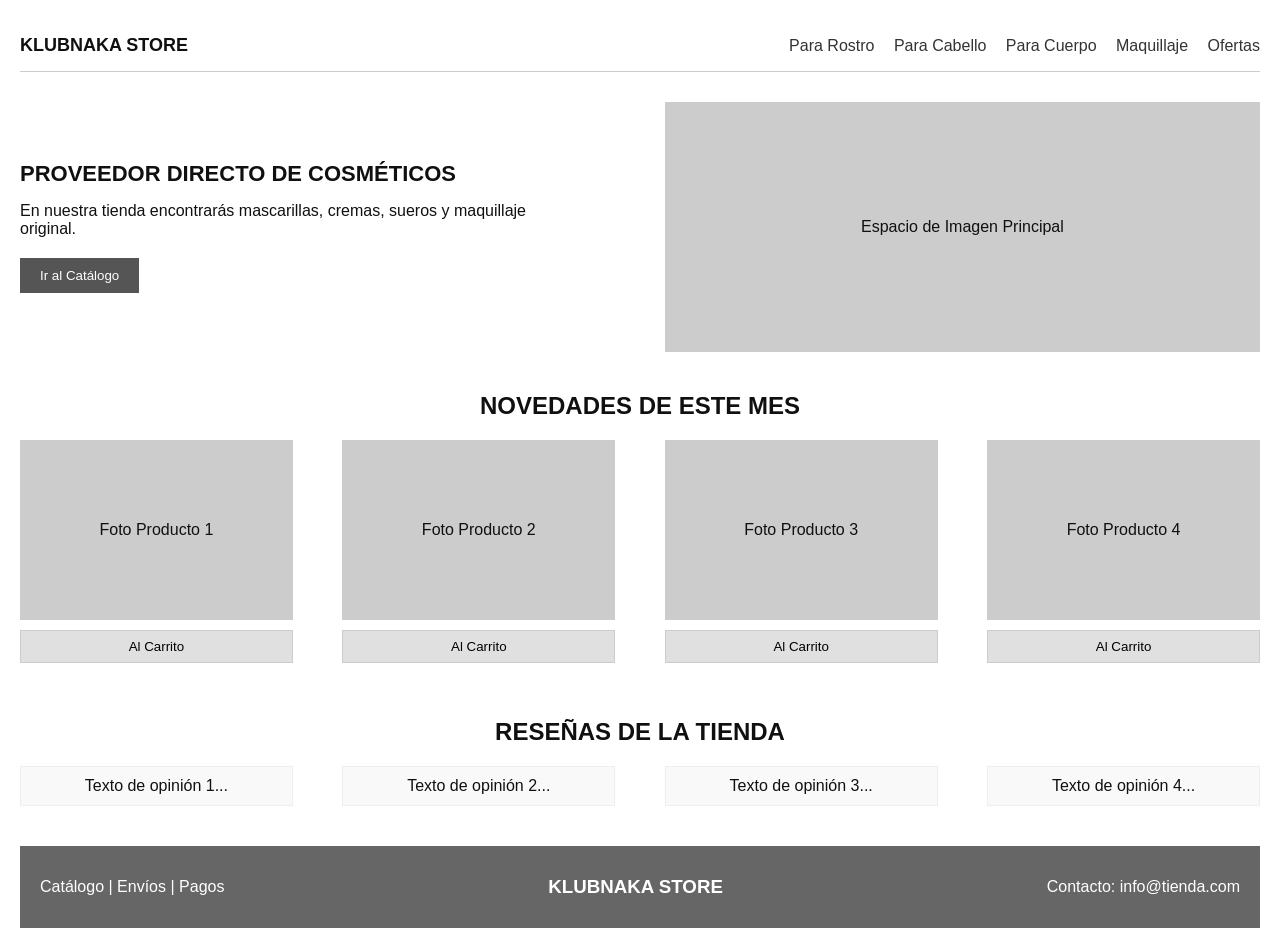
<file: index.html>
<!DOCTYPE html>
<html lang="es">
<head>
    <meta charset="UTF-8">
    <meta name="viewport" content="width=device-width, initial-scale=1.0">
    <title>Plantilla Tienda</title>
    <link rel="stylesheet" href="style.css">
</head>
<body>

    <!-- 1. ENCABEZADO -->
    <header>
        <div class="logo">KLUBNAKA STORE</div>
        <nav>
            <a href="#">Para Rostro</a>
            <a href="#">Para Cabello</a>
            <a href="#">Para Cuerpo</a>
            <a href="#">Maquillaje</a>
            <a href="#">Ofertas</a>
        </nav>
    </header>

    <!-- 2. BANNER PRINCIPAL (TEXTO A LA IZQUIERDA + IMAGEN A LA DERECHA) -->
    <section class="banner">
        <div class="texto-banner">
            <h1>PROVEEDOR DIRECTO DE COSMÉTICOS</h1>
            <p>En nuestra tienda encontrarás mascarillas, cremas, sueros y maquillaje original.</p>
            <button class="boton">Ir al Catálogo</button>
        </div>
        <div class="imagen-banner">
            <p>Espacio de Imagen Principal</p>
        </div>
    </section>

    <!-- 3. PRODUCTOS DESTACADOS (4 COLUMNAS) -->
    <section class="seccion-productos">
        <h2>NOVEDADES DE ESTE MES</h2>
        <div class="contenedor-productos">
            <div class="tarjeta-producto">
                <div class="caja-imagen">Foto Producto 1</div>
                <button class="boton-comprar">Al Carrito</button>
            </div>
            <div class="tarjeta-producto">
                <div class="caja-imagen">Foto Producto 2</div>
                <button class="boton-comprar">Al Carrito</button>
            </div>
            <div class="tarjeta-producto">
                <div class="caja-imagen">Foto Producto 3</div>
                <button class="boton-comprar">Al Carrito</button>
            </div>
            <div class="tarjeta-producto">
                <div class="caja-imagen">Foto Producto 4</div>
                <button class="boton-comprar">Al Carrito</button>
            </div>
        </div>
    </section>

    <!-- 4. OPINIONES DE LA TIENDA -->
    <section class="seccion-opiniones">
        <h2>RESEÑAS DE LA TIENDA</h2>
        <div class="contenedor-opiniones">
            <div class="opinion">Texto de opinión 1...</div>
            <div class="opinion">Texto de opinión 2...</div>
            <div class="opinion">Texto de opinión 3...</div>
            <div class="opinion">Texto de opinión 4...</div>
        </div>
    </section>

    <!-- 5. PIE DE PÁGINA (Datos generales de su página) -->
    <footer>
        <div class="columna-footer">
            <p>Catálogo | Envíos | Pagos</p>
        </div>
        <div class="columna-footer">
            <h3>KLUBNAKA STORE</h3>
        </div>
        <div class="columna-footer">
            <p>Contacto: info@tienda.com</p>
        </div>
    </footer>

</body>
</html>
</file>
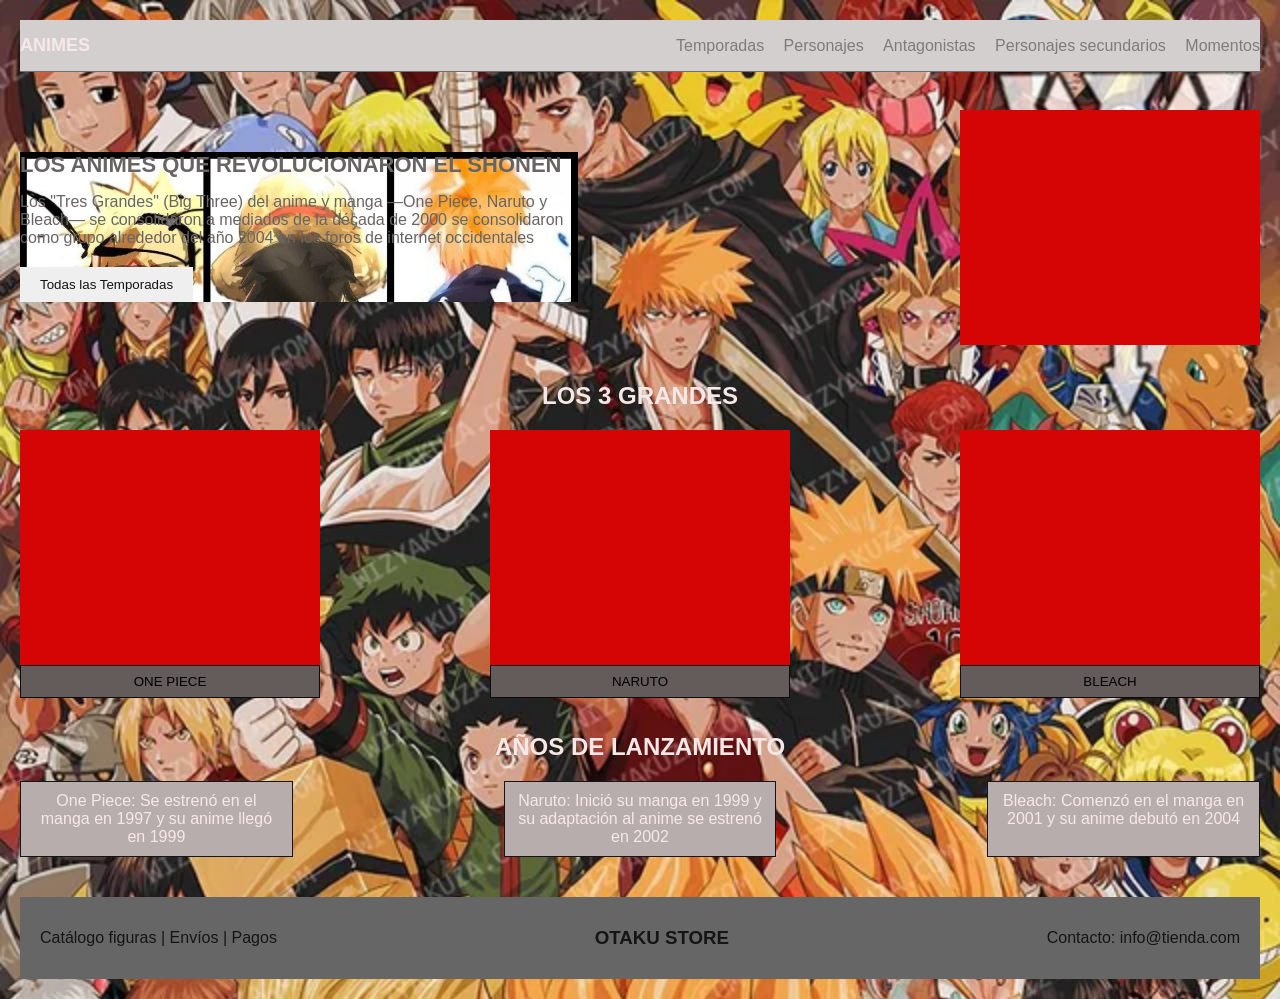
<file: web-design/index.html>
<!DOCTYPE html>
<html lang="es">

<head>
    <meta charset="UTF-8">
    <meta name="viewport" content="width=device-width, initial-scale=1.0">
    <title>Plantilla Tienda</title>
    <link rel="stylesheet" href="style.css">
</head>

<body>
    <!-- 1. ENCABEZADO -->
    <header>
        <div class="logo">ANIMES</div>
        <nav>
            <a href="#">Temporadas</a>
            <a href="#">Personajes</a>
            <a href="#">Antagonistas</a>
            <a href="#">Personajes secundarios</a>
            <a href="#">Momentos</a>
        </nav>
    </header>
    <!-- 2. BANNER PRINCIPAL (TEXTO A LA IZQUIERDA + IMAGEN A LA DERECHA) -->
    <section class="banner">
        <div class="texto-banner">
            <h1>LOS ANIMES QUE REVOLUCIONARON EL SHONEN</h1>
            <p>Los "Tres Grandes" (Big Three) del anime y manga —One Piece, Naruto y Bleach— se consolidaron a mediados de la década de 2000 se consolidaron como grupo alrededor del año 2004 en los foros de internet occidentales</p>
            <button class="boton">Todas las Temporadas</button>
        </div>
        <div class="imagen-banner">
            <iframe src="https://www.youtube.com/embed/jetjVTpkJw4" frameborder="0"></iframe>
        </div>
    </section>


    <!-- 3. PRODUCTOS DESTACADOS (4 COLUMNAS) -->
    <section class="seccion-productos">
        <h2>LOS 3 GRANDES</h2>
        <div class="contenedor-productos">
            <div class="tarjeta-producto">
                    <iframe src="https://www.youtube.com/embed/YFbno_aPm0w" frameborder="0"></iframe>
                    <button class="boton-comprar">ONE PIECE</button>
            </div>
            <div class="tarjeta-producto">
                <iframe src="https://www.youtube.com/embed/zVgKnfN9i34" frameborder="0"></iframe>
                <button class="boton-comprar">NARUTO</button>
            </div>
            <div class="tarjeta-producto">
                <iframe src="https://www.youtube.com/embed/tQT5IiPe348" frameborder="0"></iframe>
                <button class="boton-comprar">BLEACH</button>
            </div>

        </div>
    </section>

    <!-- 4. OPINIONES DE LA TIENDA -->
    <section class="seccion-opiniones">
        <h2>AÑOS DE LANZAMIENTO</h2>
        <div class="contenedor-opiniones">
            <div class="opinion">One Piece: Se estrenó en el manga en 1997 y su anime llegó en 1999</div>
            <div class="opinion">Naruto: Inició su manga en 1999 y su adaptación al anime se estrenó en 2002</div>
            <div class="opinion">Bleach: Comenzó en el manga en 2001 y su anime debutó en 2004</div>
        </div>
    </section>

    <!-- 5. PIE DE PÁGINA (Datos generales de su página) -->
    <footer>
        <div class="columna-footer">
            <p>Catálogo figuras | Envíos | Pagos</p>
        </div>
        <div class="columna-footer">
            <h3>OTAKU STORE</h3>
        </div>
        <div class="columna-footer">
            <p>Contacto: info@tienda.com</p>
        </div>
    </footer>

</body>

</html>
</file>
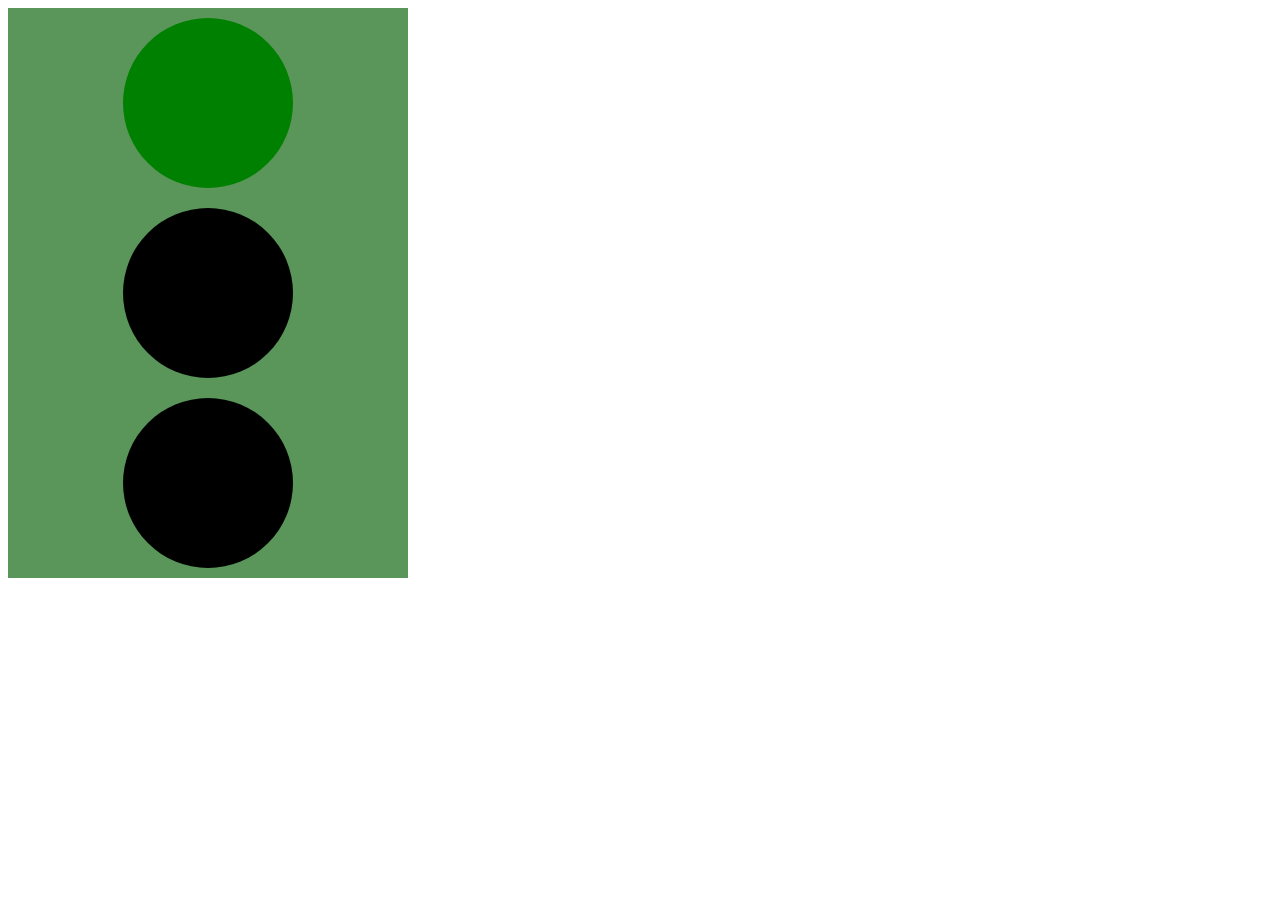
<file: semaforo.html>
<!DOCTYPE html>
<html lang="en">
<head>
    <meta charset="UTF-8">
    <meta name="viewport" content="width=device-width, initial-scale=1.0">
    <title>Document</title>
    <link rel="stylesheet" href="semaforo.css">
</head>
<body>
    <div id="cuadrado1">
        <div id="circulo1"></div>
        <div id="circulo2"></div>
        <div id="circulo3"></div>
    </div>
</body>
</html>
</file>
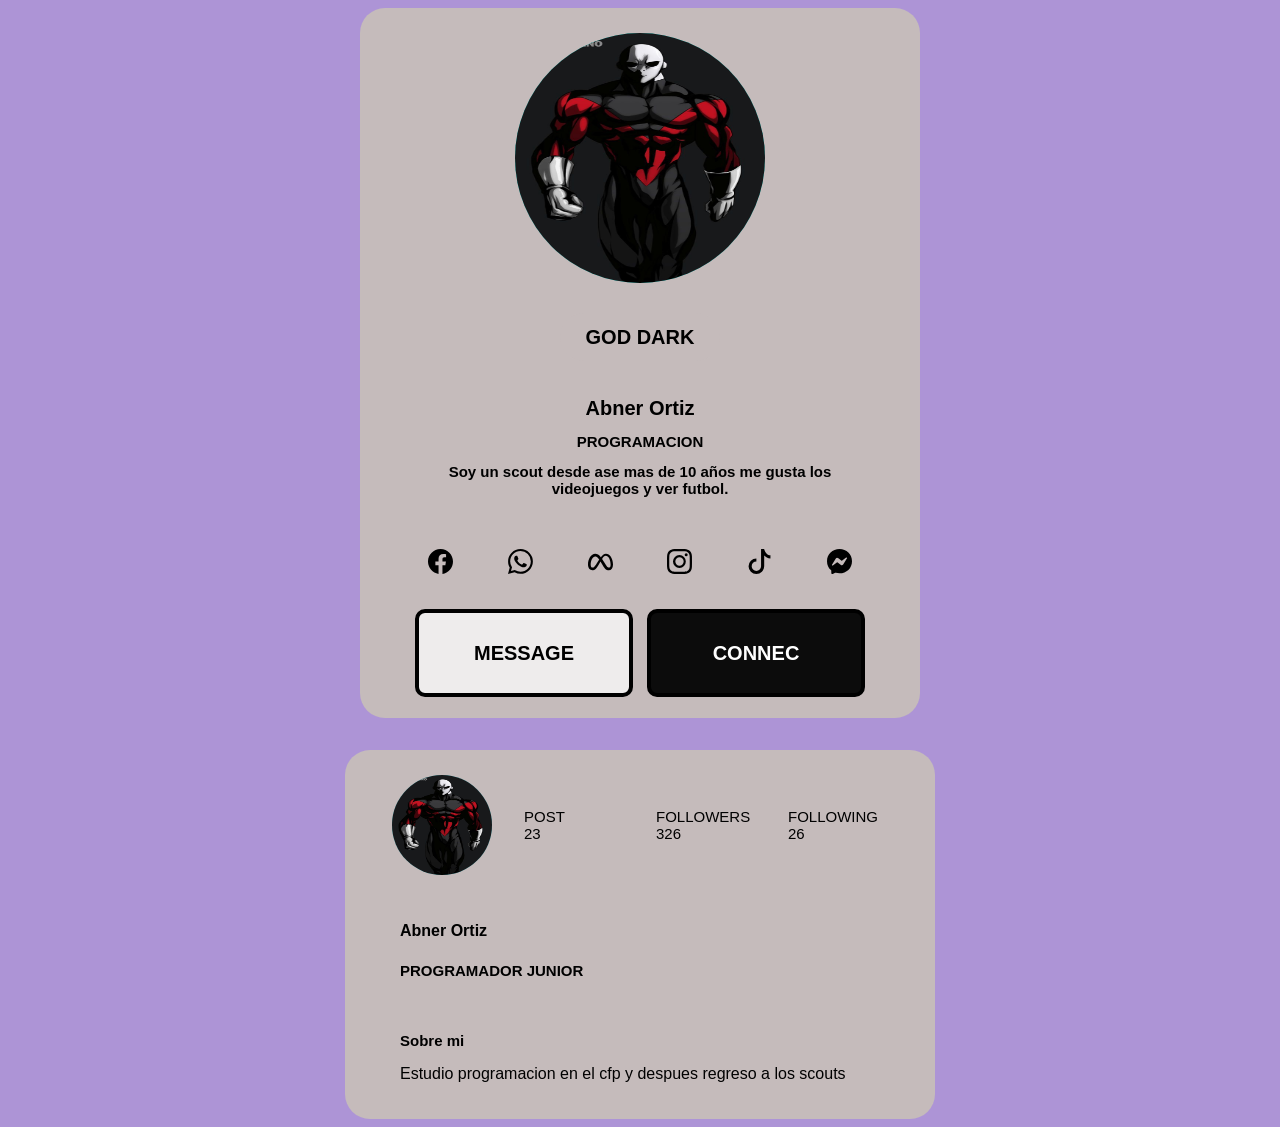
<file: Diseño web/tarea.html>
<!DOCTYPE html>
<html lang="en">

<head>
    <meta charset="UTF-8">
    <meta name="viewport" content="width=device-width, initial-scale=1.0">
    <title>Document</title>
    <link rel="stylesheet" href="tarea.css">
</head>

<body>
     <div id="cuadrado1">
        <div id="foto_perfil">
            <img src="jireh.jpg" alt="">
        </div>
        <div id="texto1">
            <H2>GOD DARK</H2>
        </div>
        <div id="texto2">
            <H2>Abner Ortiz</H2>
            <h3>PROGRAMACION</h3>
            <h3>Soy un scout desde ase mas de 10 años me gusta los videojuegos y ver futbol.</h3>
        </div>
        <div id="cuadrado3">
            <ul>
                <li><svg xmlns="http://www.w3.org/2000/svg" width="25" height="25" fill="currentColor" class="bi bi-facebook" viewBox="0 0 16 16">
                <path d="M16 8.049c0-4.446-3.582-8.05-8-8.05C3.58 0-.002 3.603-.002 8.05c0 4.017 2.926 7.347 6.75 7.951v-5.625h-2.03V8.05H6.75V6.275c0-2.017 1.195-3.131 3.022-3.131.876 0 1.791.157 1.791.157v1.98h-1.009c-.993 0-1.303.621-1.303 1.258v1.51h2.218l-.354 2.326H9.25V16c3.824-.604 6.75-3.934 6.75-7.951"/>
                </svg></li>
                <li><svg xmlns="http://www.w3.org/2000/svg" width="25" height="25" fill="currentColor" class="bi bi-whatsapp" viewBox="0 0 16 16">
                <path d="M13.601 2.326A7.85 7.85 0 0 0 7.994 0C3.627 0 .068 3.558.064 7.926c0 1.399.366 2.76 1.057 3.965L0 16l4.204-1.102a7.9 7.9 0 0 0 3.79.965h.004c4.368 0 7.926-3.558 7.93-7.93A7.9 7.9 0 0 0 13.6 2.326zM7.994 14.521a6.6 6.6 0 0 1-3.356-.92l-.24-.144-2.494.654.666-2.433-.156-.251a6.56 6.56 0 0 1-1.007-3.505c0-3.626 2.957-6.584 6.591-6.584a6.56 6.56 0 0 1 4.66 1.931 6.56 6.56 0 0 1 1.928 4.66c-.004 3.639-2.961 6.592-6.592 6.592m3.615-4.934c-.197-.099-1.17-.578-1.353-.646-.182-.065-.315-.099-.445.099-.133.197-.513.646-.627.775-.114.133-.232.148-.43.05-.197-.1-.836-.308-1.592-.985-.59-.525-.985-1.175-1.103-1.372-.114-.198-.011-.304.088-.403.087-.088.197-.232.296-.346.1-.114.133-.198.198-.33.065-.134.034-.248-.015-.347-.05-.099-.445-1.076-.612-1.47-.16-.389-.323-.335-.445-.34-.114-.007-.247-.007-.38-.007a.73.73 0 0 0-.529.247c-.182.198-.691.677-.691 1.654s.71 1.916.81 2.049c.098.133 1.394 2.132 3.383 2.992.47.205.84.326 1.129.418.475.152.904.129 1.246.08.38-.058 1.171-.48 1.338-.943.164-.464.164-.86.114-.943-.049-.084-.182-.133-.38-.232"/>
                </svg></li>
                <li><svg xmlns="http://www.w3.org/2000/svg" width="25" height="25" fill="currentColor" class="bi bi-meta" viewBox="0 0 16 16">
                <path fill-rule="evenodd" d="M8.217 5.243C9.145 3.988 10.171 3 11.483 3 13.96 3 16 6.153 16.001 9.907c0 2.29-.986 3.725-2.757 3.725-1.543 0-2.395-.866-3.924-3.424l-.667-1.123-.118-.197a55 55 0 0 0-.53-.877l-1.178 2.08c-1.673 2.925-2.615 3.541-3.923 3.541C1.086 13.632 0 12.217 0 9.973 0 6.388 1.995 3 4.598 3q.477-.001.924.122c.31.086.611.22.913.407.577.359 1.154.915 1.782 1.714m1.516 2.224q-.378-.615-.727-1.133L9 6.326c.845-1.305 1.543-1.954 2.372-1.954 1.723 0 3.102 2.537 3.102 5.653 0 1.188-.39 1.877-1.195 1.877-.773 0-1.142-.51-2.61-2.87zM4.846 4.756c.725.1 1.385.634 2.34 2.001A212 212 0 0 0 5.551 9.3c-1.357 2.126-1.826 2.603-2.581 2.603-.777 0-1.24-.682-1.24-1.9 0-2.602 1.298-5.264 2.846-5.264q.137 0 .27.018"/>
                </svg></li>
                <li><svg xmlns="http://www.w3.org/2000/svg" width="25" height="25" fill="currentColor" class="bi bi-instagram" viewBox="0 0 16 16">
                <path d="M8 0C5.829 0 5.556.01 4.703.048 3.85.088 3.269.222 2.76.42a3.9 3.9 0 0 0-1.417.923A3.9 3.9 0 0 0 .42 2.76C.222 3.268.087 3.85.048 4.7.01 5.555 0 5.827 0 8.001c0 2.172.01 2.444.048 3.297.04.852.174 1.433.372 1.942.205.526.478.972.923 1.417.444.445.89.719 1.416.923.51.198 1.09.333 1.942.372C5.555 15.99 5.827 16 8 16s2.444-.01 3.298-.048c.851-.04 1.434-.174 1.943-.372a3.9 3.9 0 0 0 1.416-.923c.445-.445.718-.891.923-1.417.197-.509.332-1.09.372-1.942C15.99 10.445 16 10.173 16 8s-.01-2.445-.048-3.299c-.04-.851-.175-1.433-.372-1.941a3.9 3.9 0 0 0-.923-1.417A3.9 3.9 0 0 0 13.24.42c-.51-.198-1.092-.333-1.943-.372C10.443.01 10.172 0 7.998 0zm-.717 1.442h.718c2.136 0 2.389.007 3.232.046.78.035 1.204.166 1.486.275.373.145.64.319.92.599s.453.546.598.92c.11.281.24.705.275 1.485.039.843.047 1.096.047 3.231s-.008 2.389-.047 3.232c-.035.78-.166 1.203-.275 1.485a2.5 2.5 0 0 1-.599.919c-.28.28-.546.453-.92.598-.28.11-.704.24-1.485.276-.843.038-1.096.047-3.232.047s-2.39-.009-3.233-.047c-.78-.036-1.203-.166-1.485-.276a2.5 2.5 0 0 1-.92-.598 2.5 2.5 0 0 1-.6-.92c-.109-.281-.24-.705-.275-1.485-.038-.843-.046-1.096-.046-3.233s.008-2.388.046-3.231c.036-.78.166-1.204.276-1.486.145-.373.319-.64.599-.92s.546-.453.92-.598c.282-.11.705-.24 1.485-.276.738-.034 1.024-.044 2.515-.045zm4.988 1.328a.96.96 0 1 0 0 1.92.96.96 0 0 0 0-1.92m-4.27 1.122a4.109 4.109 0 1 0 0 8.217 4.109 4.109 0 0 0 0-8.217m0 1.441a2.667 2.667 0 1 1 0 5.334 2.667 2.667 0 0 1 0-5.334"/>
                </svg></li>
                <li><svg xmlns="http://www.w3.org/2000/svg" width="25" height="25" fill="currentColor" class="bi bi-tiktok" viewBox="0 0 16 16">
                <path d="M9 0h1.98c.144.715.54 1.617 1.235 2.512C12.895 3.389 13.797 4 15 4v2c-1.753 0-3.07-.814-4-1.829V11a5 5 0 1 1-5-5v2a3 3 0 1 0 3 3z"/>
                </svg></li>
                <li><svg xmlns="http://www.w3.org/2000/svg" width="25" height="25" fill="currentColor" class="bi bi-messenger" viewBox="0 0 16 16">
                <path d="M0 7.76C0 3.301 3.493 0 8 0s8 3.301 8 7.76-3.493 7.76-8 7.76c-.81 0-1.586-.107-2.316-.307a.64.64 0 0 0-.427.03l-1.588.702a.64.64 0 0 1-.898-.566l-.044-1.423a.64.64 0 0 0-.215-.456C.956 12.108 0 10.092 0 7.76m5.546-1.459-2.35 3.728c-.225.358.214.761.551.506l2.525-1.916a.48.48 0 0 1 .578-.002l1.869 1.402a1.2 1.2 0 0 0 1.735-.32l2.35-3.728c.226-.358-.214-.761-.551-.506L9.728 7.381a.48.48 0 0 1-.578.002L7.281 5.98a1.2 1.2 0 0 0-1.735.32z"/>
                </svg></li>
            </ul>
        </div>
        <div id="cuadrado4">
            <div id="cuadrado5">
                <h2>MESSAGE</h2>
            </div>
            <div id="cuadrado6">
                <h2>CONNEC</h2>
            </div>
        </div>
       
        
     </div> 
<div id="cuadrado7">
    <div id="cuadradito7">
        <div class="cajas1">
            <img src="jireh.jpg" alt="">
        </div>
        <div class="cajas2">
            <spam>POST</spam>
            <spam>23</spam>
        </div>
        <div class="cajas2">
            <span>FOLLOWERS</span>
            <span>326</span>
        </div>
        <div class="cajas2">
            <span>FOLLOWING</span>
            <span>26</span>
        </div>
    </div>
    <div id="cuadradito8">
        <div id="info">
            <h4>Abner Ortiz</h4>
            <h3>PROGRAMADOR JUNIOR</h3>
        </div>
    </div>
    <div id="cuadradito9">
        <div class="info2">
            <h3>Sobre mi</h3>
            <p>Estudio programacion en el cfp y despues regreso a los scouts</p>
        </div>
    </div>

    
</div>

     
        


</body>

</html>
</file>
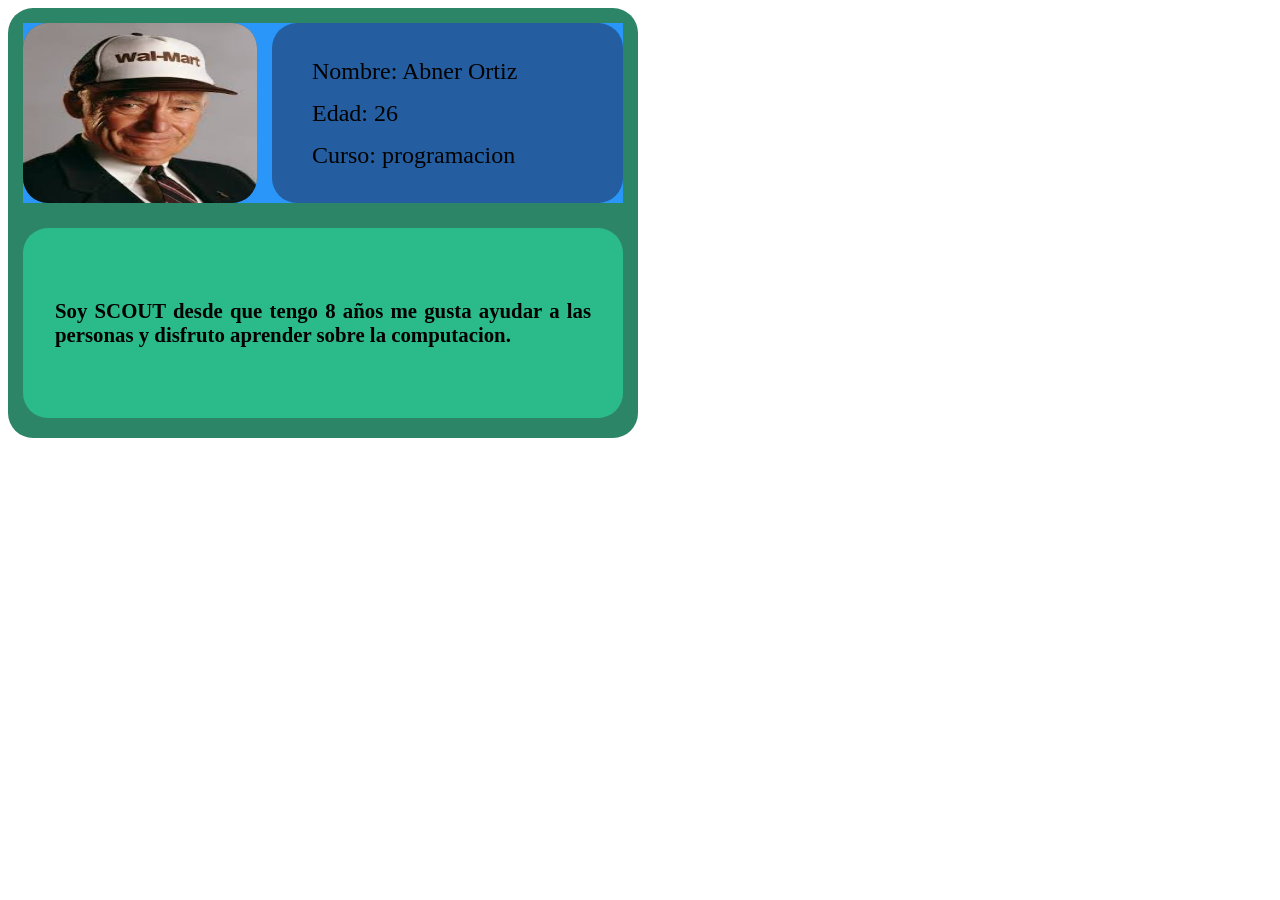
<file: Diseño web/tarjeta.html>
<!DOCTYPE html>
<html lang="en">
<head>
    <meta charset="UTF-8">
    <meta name="viewport" content="width=device-width, initial-scale=1.0">
    <title>Document</title>
    <link rel="stylesheet" href="targeta.css">
</head>
<body>
    <div id="padre">
        <section class= "primeraparte">
            <div class="imagen">
                <img src="images.jpeg" alt="">
            </div>
            <div class= "informacion">
                <ul>
                    <li>Nombre: Abner Ortiz</li>
                    <li>Edad: 26</li>
                    <li>Curso: programacion</li>
                </ul>
            </div>
        </section>

        <section class= "segundaparte">
            <b>Soy SCOUT desde que tengo 8 años me gusta ayudar a las personas y disfruto aprender sobre la computacion. </b>
        </section>
</div>


    
</body>
</html>
</file>
<file: style.css>
/* RESET BÁSICO */
* {
    margin: 0;
    padding: 0;
    box-sizing: border-box;
}

body {
    font-family: Arial, sans-serif;
    background-color: #ffffff;
    color: #111010;
    padding: 20px;
    
}

/* 1. ENCABEZADO */
header {
    display: flex;
    justify-content: space-between;
    align-items: center;
    padding: 15px 0;
    border-bottom: 1px solid #cccccc;
}

.logo {
    font-weight: bold;
    font-size: 18px;
}

nav a {
    margin-left: 15px;
    text-decoration: none;
    color: #333333;
}

/* 2. BANNER PRINCIPAL */
.banner {
    display: flex;
    justify-content: space-between;
    align-items: center;
    margin: 30px 0;
}

.texto-banner {
    width: 45%;
}

.texto-banner h1 {
    font-size: 22px;
    margin-bottom: 15px;
}

.texto-banner p {
    margin-bottom: 20px;
}

.boton {
    padding: 10px 20px;
    background-color: #555555;
    color: white;
    border: none;
    cursor: pointer;
}

.imagen-banner {
    width: 48%;
    height: 250px;
    background-color: #cccccc;
    display: flex;
    justify-content: center;
    align-items: center;
}

/* 3. PRODUCTOS DESTACADOS */
.seccion-productos {
    margin: 40px 0;
    text-align: center;
}

.seccion-productos h2 {
    margin-bottom: 20px;
}

.contenedor-productos {
    display: flex;
    justify-content: space-between;
    flex-wrap: wrap;
}

.tarjeta-producto {
    width: 22%; /* 4 productos por fila */
    margin-bottom: 15px;
}

.caja-imagen {
    height: 180px;
    background-color: #cccccc;
    display: flex;
    justify-content: center;
    align-items: center;
    margin-bottom: 10px;
}

.boton-comprar {
    width: 100%;
    padding: 8px;
    background-color: #e0e0e0;
    border: 1px solid #cccccc;
    cursor: pointer;
}

/* 4. OPINIONES */
.seccion-opiniones {
    margin: 40px 0;
    text-align: center;
}

.seccion-opiniones h2 {
    margin-bottom: 20px;
}

.contenedor-opiniones {
    display: flex;
    justify-content: space-between;
    flex-wrap: wrap;
}

.opinion {
    width: 22%;
    padding: 10px;
    background-color: #f9f9f9;
    border: 1px solid #eeeeee;
}

/* 5. PIE DE PÁGINA */
footer {
    display: flex;
    justify-content: space-between;
    align-items: center;
    background-color: #666666;
    color: white;
    padding: 30px 20px;
    margin-top: 40px;
}

/* RESPONSIVIDAD SENCILLA */

/* TABLETA (768px o menos) */
@media (max-width: 768px) {
    .banner {
        flex-direction: column;
    }

    .texto-banner, .imagen-banner {
        width: 100%;
        margin-bottom: 20px;
    }

    .tarjeta-producto, .opinion {
        width: 48%; /* Pasan a 2 columnas */
    }
}

/* CELULAR (480px o menos) */
@media (max-width: 480px) {
    header {
        flex-direction: column;
        gap: 10px;
    }

    .tarjeta-producto, .opinion {
        width: 100%; /* Pasan a 1 columna */
    }
}
</file>
<file: web-design/style.css>
/* RESET BÁSICO */
* {
    margin: 0;
    padding: 0;
    box-sizing: border-box;
}

body {
    background-image: url("infinite-anime-by-wizyakuza-v0-4komnfnm9se11.webp");
    background-repeat: no-repeat;
    background-size: cover;
    font-family: Arial, sans-serif;
    color: #f7e8e8;
    padding: 20px;
}

/* 1. ENCABEZADO */
header {
    display: flex;
    justify-content: space-between;
    align-items: center;
    padding: 15px 0;
    border-bottom: 1px solid hsl(0, 4%, 44%);
    background-color: #d3cfcf;
}

.logo {
    font-weight: bold;
    font-size: 18px;
}

nav a {
    margin-left: 15px;
    text-decoration: none;
    color: #817a7a;
}

/* 2. BANNER PRINCIPAL */
.banner {
    display: flex;
    justify-content: space-between;
    align-items: center;
    margin: 30px 0;
}

.texto-banner {
    width: 45%;
    color: #686464;
    background-color: #eeecec;
    background-image: url(which-of-the-big-3-is-the-best-and-why-v0-uy2ezxwien5f1.webp);
    background-repeat:no-repeat;
    background-size: cover;
}

.texto-banner h1 {
    font-size: 22px;
    margin-bottom: 15px;
}

.texto-banner p {
    margin-bottom: 20px;
}

.boton {
    padding: 10px 20px;
    color: rgb(20, 20, 20);
    border: none;
    cursor: pointer;
    
}

.imagen-banner {
    height: 250px;
    display: flex;
    justify-content: center;
    align-items: center;
}
iframe{
    width: 100%;
    height: 235px;
    display: flex;
    background-color: #d60505;
}
/* 3. PRODUCTOS DESTACADOS */
.seccion-productos {
    text-align: center;
}

.seccion-productos h2 {
    margin-bottom: 20px;
}

.contenedor-productos {
    display: flex;
    justify-content: space-around;
    justify-content: space-between;
    flex-wrap: wrap;

}



.caja-imagen {
    height: 150px;
    background-color: #855d5d;
    display: flex;
    justify-content: center;
    align-items: center;
    margin-bottom: 10px;
}


.boton-comprar {
    width: 100%;
    padding: 8px;
    background-color: #645b5b;
    border: 1px solid #0c0c0c;
    cursor: pointer;
}

/* 4. OPINIONES */
.seccion-opiniones {
    margin: 35px 0;
    text-align: center;
}

.seccion-opiniones h2 {
    margin-bottom: 20px;
}

.contenedor-opiniones {
    display: flex;
    justify-content: space-between;
    flex-wrap: wrap;
}

.opinion {
    width: 22%;
    padding: 10px;
    background-color: #b8adad;
    border: 1px solid #161515;
}

/* 5. PIE DE PÁGINA */
footer {
    display: flex;
    justify-content: space-between;
    align-items: center;
    background-color: #666666;
    color: rgb(22, 21, 21);
    padding: 30px 20px;
    margin-top: 40px;
}

/* RESPONSIVIDAD SENCILLA */

/* TABLETA (768px o menos) */
@media (max-width: 768px) {
    .banner {
        flex-direction: column;
    }

    .texto-banner, .imagen-banner {
        width: 100%;
        margin-bottom: 15px;
    }

    .tarjeta-producto, .opinion {
        width: 48%; /* Pasan a 2 columnas */
        justify-content: space-between;
        
    }
}

/* CELULAR (480px o menos) */
@media (max-width: 480px) {
    header {
        flex-direction: column;
        gap: 15px;
        flex-wrap: wrap;
    }

    .tarjeta-producto, .opinion {
        width: 100%; /* Pasan a 1 columna */
        justify-content: space-between;
    }
}
</file>
<file: semaforo.css>
body{
    align-items: center;
}
#cuadrado1{
    padding: 10px 0px 10px 0px;
    height: auto;
    width: 400px;
    background-color: rgba(3, 92, 3, 0.651);
    align-items: center;
    flex-direction: column;
    display: flex;
    gap: 20px;
}
#circulo1{
    height: 170px;
    width: 170px;
    background-color: green;
    border-radius: 100%;
}
#circulo2{
    height: 170px;
    width: 170px;
    background-color: black;
    border-radius: 100%;
}
#circulo3{
    height: 170px;
    width: 170px;
    background-color: black;
    border-radius: 100%;
}

@media (max-width: 768px){
    #circulo1 {
        background-color: black;
        }
    #circulo2{
        background-color: yellow;
        }
    #circulo3{
        background-color: black;
        }

   
    }

@media(max-width: 480px){
    #circulo1{
        background-color: black;
        }
    #circulo2{
        background-color: black ;
        }
    #circulo3{  
        background-color: red;
        }
    }
</file>
<file: Diseño web/tarea.css>
*{
    font-family:'Lucida Sans', 'Lucida Sans Regular', 'Lucida Grande', 'Lucida Sans Unicode', Geneva, Verdana, sans-serif;
}

body{
    background-color: rgb(173, 148, 214);
    display: flex;
    flex-direction: column;
    gap: 2rem;
    align-items: center;
}
#cuadrado1 {
    height: 660px;
    width: 560px;
    background-color: rgb(197, 187, 187);
    border-radius: 25px;
    display: flex;
    align-items: center;
    padding: 25px 0px 25px 0px;
    flex-direction: column;
    gap: 30px;
}

#foto_perfil {
    height: 250px;
    width: 250px;
    background-color: rgb(45, 233, 223);
    border-radius: 100%;
}
img{
    height: 100%;
    width: 100%;
    border-radius: 100%
}

#texto1 {
    height: 60px;
    width: 160px;
    background-color: rgb(197, 187, 187);
    flex-direction: row;
    display: flex;
    border-radius: 25px;
}

#texto2 {
    height: 140Px;
    width: 450px;
    background-color: rgb(197, 187, 187);
    display: flex;
    align-items: center;
    justify-content: center;
    flex-direction: column;
    text-align: center;
}

h2 {
    font-size: 20px;
    margin: auto;
}

h3 {
    font-size: 15px;
    margin: auto;
}

#cuadrado3{
    height: 50px;
    width: 90%;
}

#cuadrado3 ul{
    padding-right: 40px;
    display: flex;
    flex-direction: row;
    justify-content: space-between;
    list-style: none;

}



#cuadrado4 {
    height: 80px;
    width: 450px;
    background-color: rgb(197, 187, 187);
    display: flex;
    justify-content: space-between;
    align-items: center;
}

#cuadrado5 {
    height: 80px;
    width: 210px;
    background-color: rgb(238, 236, 236);
    display: flex;
    border-radius: 10px;
    align-items: center;
    justify-content: center;
    border: 4px solid black;
}

#cuadrado6 {
    height: 80px;
    width: 210px;
    background-color: rgb(12, 12, 12);
    display: flex;
    border-radius: 10px;
    align-items: center;
    justify-content: center;
    border: 4px solid black;
    color: white;
}

#cuadrado7 {
    height: auto;
    width: 560px;
    background-color: rgb(197, 187, 187);
    border-radius: 25px;
    display: flex;
    flex-direction: column;
    justify-content: space-between;
    padding: 15px;
    gap: 1rem;
}
#cuadradito7{
    height: 100px;
    width: 100%;
    background-color: rgb(197, 187, 187);
    justify-content: space-evenly;
    flex-direction: row;
    display: flex;
    padding: 10px 0px 10px 0px;
}
.cajas1{
    background-color: rgb(89, 203, 211);
    height: 100px;
    width: 100px;
    border-radius: 100%;
}
img{
    height: 100%;
    width: 100%;
    border-radius: 100%
}

.cajas2{
    background-color: rgb(197, 187, 187);
    height: 100px;
    width: 100px;
    justify-content: center;
    flex-direction: column;
    display: flex;
    font-size: 15PX;
}

#cuadradito8{
    height: 100px;
    width: 100%;
    background-color: rgb(197, 187, 187);
}
#info{
    padding-left: 40px;
}
#cuadradito9{
    height: auto;
    width: 100%;
    background-color: rgb(197, 187, 187);
}
.info2{
    padding: 15px 20px 5px 40px;

}
</file>
<file: Diseño web/targeta.css>
#padre{
    height: 400px;
    width: 600px;
    background-color: rgb(45, 133, 103);
    border-radius: 25px;
    padding: 15px;
    display: flex;
    flex-direction: column;
    gap: 25px;
}
.primeraparte{
    height: 180px;
    width: auto;
    background-color: rgb(43, 150, 250);
    display: flex;
    flex-direction: row;
    gap: 15px;
}

.imagen{
    height: auto;
    width: 40%;
    background-color: rgb(27, 107, 128);
    border-radius: 25px;
}

img{
    height: 100%;
    width: 100%;
    border-radius: 25px
}

.informacion{
     height: auto;
     width: 60%;
     background-color: rgb(36, 94, 160);
     border-radius: 25px;
     flex-direction: column;
     align-content: center;
}

.informacion ul{
    display: flex;
    flex-direction: column;
    gap: 15px;
    list-style: none;
    font-size: 1.5rem;
}


.segundaparte{
    height: 190px;
    width: auto;
    background-color: rgb(43, 187, 139);
    border-radius: 25px;
    flex-direction: column;
    align-content: center;
    font-size: 1.3rem;
    padding-left: 2rem;
    padding-right: 2rem;
    text-align: justify;


}
</file>
